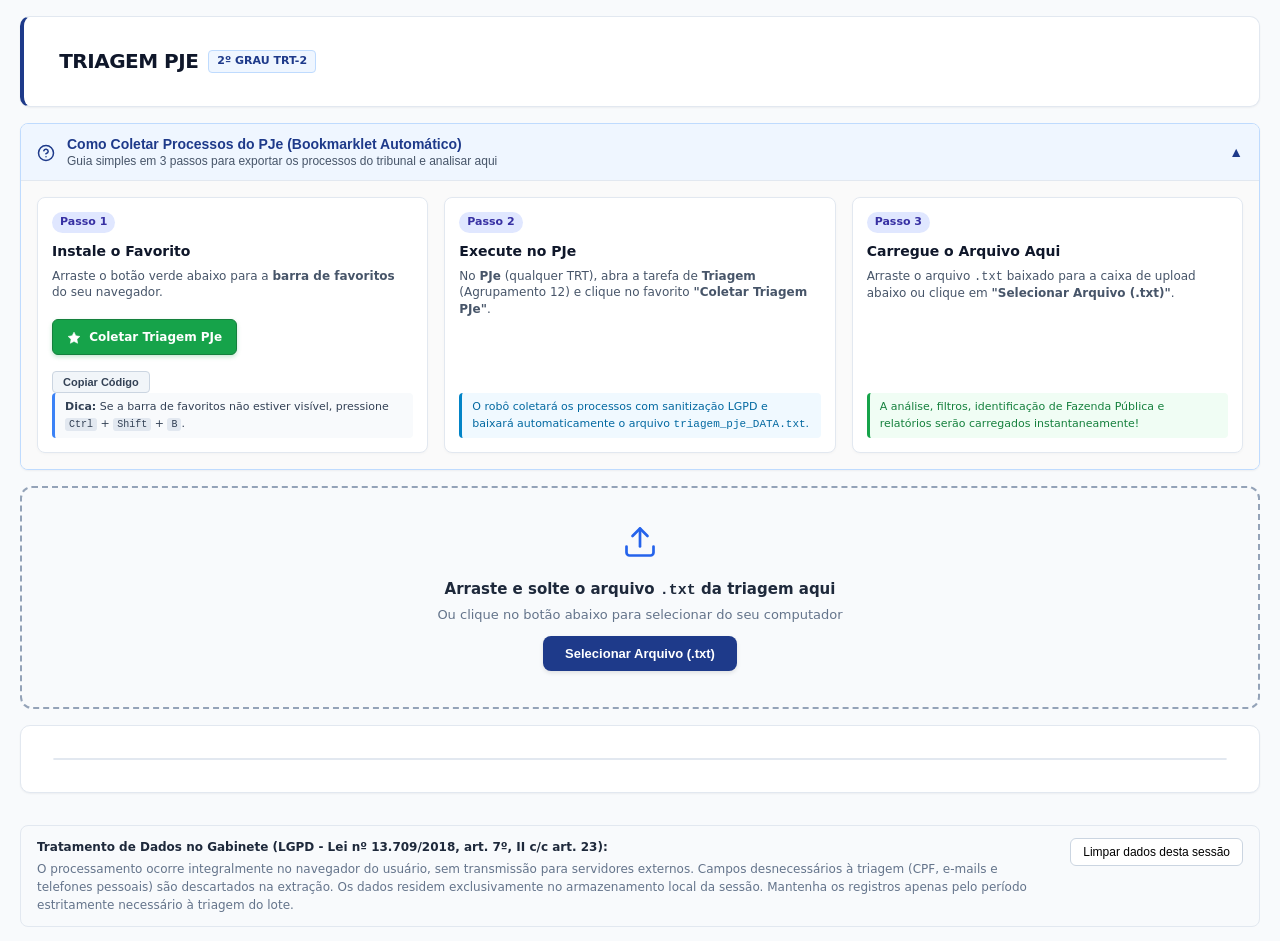
<file: index.html>
<!DOCTYPE html>
<html lang="pt-BR">
<head>
  <meta charset="utf-8">
  <meta name="viewport" content="width=device-width, initial-scale=1.0">
  <title>Triagem PJe — 2º Grau TRT-2</title>
  <link rel="manifest" href="manifest.json">
  <link rel="icon" type="image/svg+xml" href="icon.svg">
  <meta name="theme-color" content="#1e3a8a">
  <meta name="apple-mobile-web-app-capable" content="yes">
  <meta name="apple-mobile-web-app-status-bar-style" content="black-translucent">
  <link rel="stylesheet" href="./css/tabulator_simple.min.css">
  <link rel="stylesheet" href="./src/ui/estilos.css">
</head>
<body style="margin:0;padding:16px 20px;background:var(--bg-canvas, #f8fafc);font-family:system-ui,-apple-system,sans-serif;color:var(--text-primary, #0f172a);">
  <div id="app" style="max-width:1480px;margin:0 auto;"></div>

  <script type="module">
    import { iniciarAppTriagem } from './src/ui/app.js?v=1.1.0';

    if (document.readyState === 'loading') {
      document.addEventListener('DOMContentLoaded', () => {
        iniciarAppTriagem(document.getElementById('app'));
      });
    } else {
      iniciarAppTriagem(document.getElementById('app'));
    }
  </script>
</body>
</html>
</file>
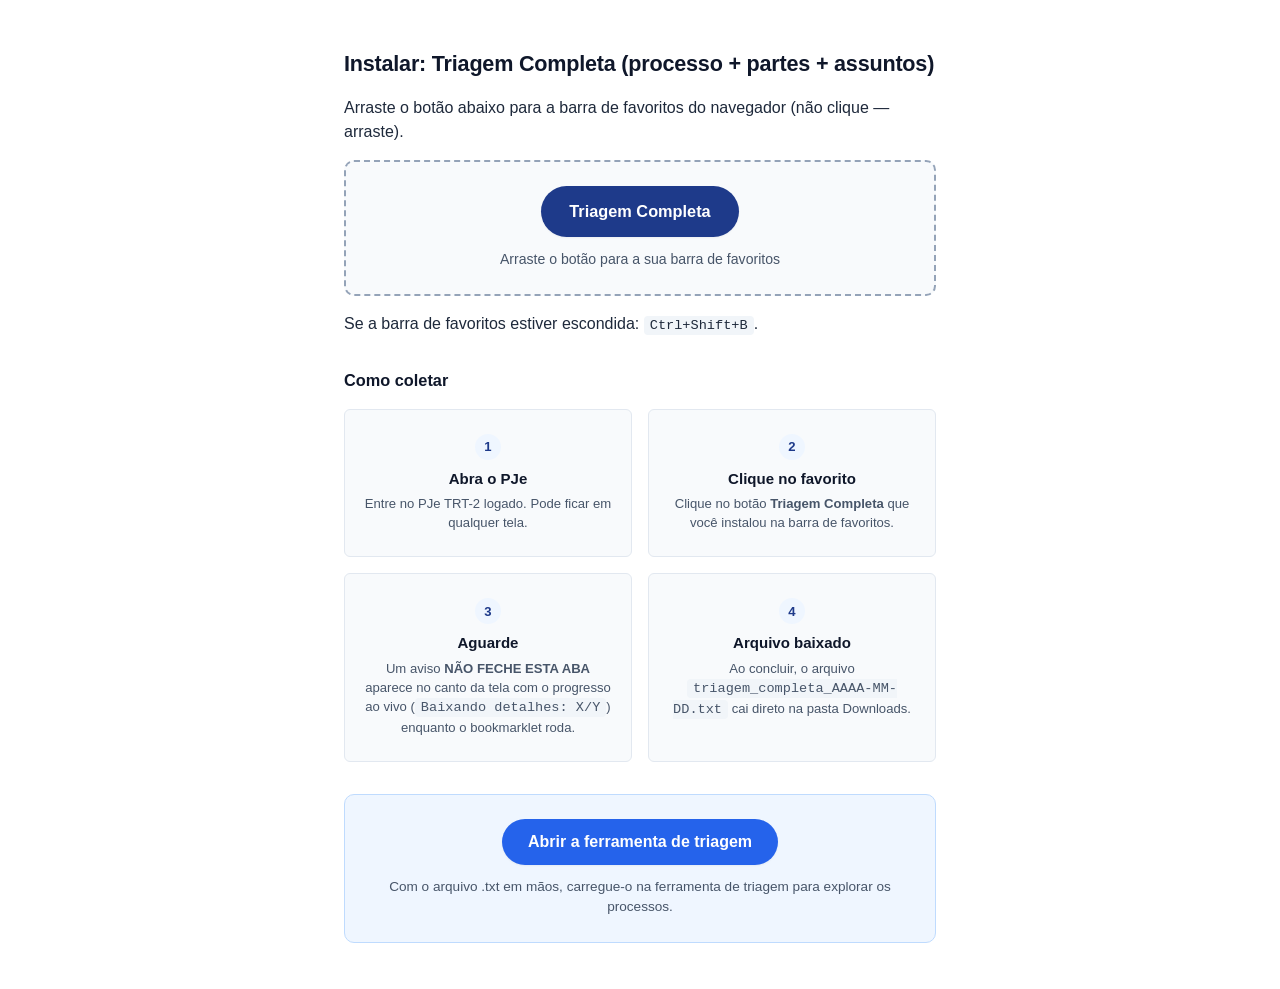
<file: instalar_bookmarklet_completa.html>
<!DOCTYPE html>
<html lang="pt-BR">
<head>
<meta charset="UTF-8">
<meta name="viewport" content="width=device-width, initial-scale=1.0">
<title>Instalar — Triagem Completa</title>
<style>
  :root {
    --primary: #1e3a8a;
    --primary-hover: #1d4ed8;
    --primary-light: #eff6ff;
    --gray-50: #f8fafc;
    --gray-100: #f1f5f9;
    --gray-200: #e2e8f0;
    --gray-300: #cbd5e1;
    --gray-400: #94a3b8;
    --gray-600: #475569;
    --gray-800: #1e293b;
    --gray-900: #0f172a;
    --accent-blue: #2563eb;
    --accent-border: #bfdbfe;
    --radius: 10px;
    --radius-sm: 6px;
    --radius-pill: 999px;
    --shadow-sm: 0 1px 2px rgba(15,23,42,0.05);
    --shadow-md: 0 4px 10px -2px rgba(15,23,42,0.07), 0 2px 4px -2px rgba(15,23,42,0.04);
    --space-2xs: 0.5rem;
    --space-xs: 0.75rem;
    --space-sm: 1rem;
    --space-md: 1.5rem;
    --space-lg: 2rem;
    --ease-out: cubic-bezier(0.16, 1, 0.3, 1);
    --dur-fast: 120ms;
    --dur-base: 180ms;
  }
  * { box-sizing: border-box; }
  :focus-visible { outline: 2px solid var(--primary-hover); outline-offset: 2px; }
  body {
    font-family: -apple-system, BlinkMacSystemFont, "Segoe UI", Roboto, Helvetica, Arial, sans-serif;
    max-width: 640px;
    margin: 3rem auto;
    padding: 0 1.5rem;
    color: var(--gray-800);
    line-height: 1.5;
    -webkit-font-smoothing: antialiased;
  }
  @media (prefers-reduced-motion: reduce) {
    * { transition-duration: 0.01ms !important; animation-duration: 0.01ms !important; }
  }
  h1 { font-size: 1.35rem; font-weight: 800; letter-spacing: -0.01em; color: var(--gray-900); }
  h2 { font-size: 1.02rem; font-weight: 700; margin: var(--space-lg) 0 var(--space-2xs); color: var(--gray-900); }
  .bookmarklet-container {
    background: var(--gray-50);
    border: 2px dashed var(--gray-400);
    border-radius: var(--radius);
    padding: var(--space-md);
    text-align: center;
    margin: var(--space-sm) 0;
  }
  .bookmarklet-btn {
    display: inline-flex;
    align-items: center;
    gap: 0.6rem;
    padding: 13px 28px;
    background: var(--primary);
    color: white;
    border-radius: var(--radius-pill);
    text-decoration: none;
    font-weight: 700;
    font-size: 1.02rem;
    cursor: grab;
    user-select: none;
    box-shadow: var(--shadow-sm);
    transition: background var(--dur-base) var(--ease-out), box-shadow var(--dur-base) var(--ease-out);
  }
  .bookmarklet-btn:hover { background: var(--primary-hover); box-shadow: var(--shadow-md); }
  .bookmarklet-btn:active { cursor: grabbing; }
  .drag-hint {
    margin-top: var(--space-xs);
    font-size: 0.88rem;
    color: var(--gray-600);
  }
  code { background: var(--gray-100); padding: 2px 6px; border-radius: 4px; font-size: 0.85rem; }

  /* Cards de passo numerados, mesmo padrão de triagem_fazenda_publica.html */
  .grid-steps {
    display: grid;
    grid-template-columns: repeat(auto-fit, minmax(210px, 1fr));
    gap: var(--space-sm);
    margin: var(--space-sm) 0;
  }
  .step-card {
    background: var(--gray-50);
    border: 1px solid var(--gray-200);
    border-radius: var(--radius-sm);
    padding: var(--space-md) var(--space-sm);
    text-align: center;
    display: flex;
    flex-direction: column;
    align-items: center;
  }
  .step-card-num {
    width: 26px;
    height: 26px;
    border-radius: 50%;
    background: var(--primary-light);
    color: var(--primary);
    font-weight: 700;
    display: flex;
    align-items: center;
    justify-content: center;
    font-size: 0.82rem;
    margin-bottom: var(--space-2xs);
  }
  .step-card-title { font-weight: 700; font-size: 0.94rem; margin-bottom: 0.25rem; color: var(--gray-900); }
  .step-card-desc { font-size: 0.82rem; color: var(--gray-600); line-height: 1.45; }

  .next-step-box {
    background: var(--primary-light);
    border: 1px solid var(--accent-border);
    border-radius: var(--radius);
    padding: var(--space-md);
    text-align: center;
    margin: var(--space-lg) 0 var(--space-sm);
  }
  .btn-proximo {
    display: inline-block;
    padding: 11px 26px;
    background: var(--accent-blue);
    color: white;
    border-radius: var(--radius-pill);
    text-decoration: none;
    font-weight: 700;
    font-size: 1rem;
    box-shadow: var(--shadow-sm);
    transition: background var(--dur-base) var(--ease-out), box-shadow var(--dur-base) var(--ease-out), transform var(--dur-fast) var(--ease-out);
  }
  .btn-proximo:hover { background: var(--primary-hover); box-shadow: var(--shadow-md); transform: translateY(-1px); }
  .btn-proximo:active { transform: translateY(0); }
  .next-step-box .sub { margin-top: var(--space-xs); font-size: 0.85rem; color: var(--gray-600); }
</style>
</head>
<body>

<h1>Instalar: Triagem Completa (processo + partes + assuntos)</h1>
<p>Arraste o botão abaixo para a barra de favoritos do navegador (não clique — arraste).</p>

<div class="bookmarklet-container">
  <a class="bookmarklet-btn" id="bookmarkletLink" title="Triagem Completa"
     href="javascript:(function%20()%20%7B%20const%20AGRUPAMENTO%20%3D%2012%3B%20const%20TAMANHO_PAGINA%20%3D%20500%3B%20const%20CONCORRENCIA%20%3D%205%3B%20const%20API_BASE%20%3D%20%60%24%7Blocation.origin%7D%2Fpje-comum-api%2Fapi%60%3B%20function%20getCookie(name)%20%7B%20const%20cookies%20%3D%20document.cookie.split('%3B')%3B%20for%20(let%20i%20%3D%200%3B%20i%20%3C%20cookies.length%3B%20i%2B%2B)%20%7B%20const%20c%20%3D%20cookies%5Bi%5D.trim()%3B%20if%20(c.startsWith(name%20%2B%20'%3D'))%20%7B%20return%20decodeURIComponent(c.substring(name.length%20%2B%201))%3B%20%7D%20%7D%20return%20null%3B%20%7D%20function%20criarAviso()%20%7B%20const%20div%20%3D%20document.createElement('div')%3B%20div.id%20%3D%20'triagem-completa-aviso'%3B%20div.style.cssText%20%3D%20%5B%20'position%3Afixed'%2C%20'top%3A16px'%2C%20'right%3A16px'%2C%20'z-index%3A999999'%2C%20'background%3A%230f172a'%2C%20'color%3A%23fff'%2C%20'padding%3A14px%2020px'%2C%20'border-radius%3A10px'%2C%20'font%3A14px%2F1.5%20system-ui%2Csans-serif'%2C%20'box-shadow%3A0%208px%2024px%20rgba(0%2C0%2C0%2C.35)'%2C%20'max-width%3A320px'%20%5D.join('%3B')%3B%20div.innerHTML%20%3D%20'%3Cdiv%20style%3D%22font-weight%3A700%3Bmargin-bottom%3A4px%22%3EN%C3%83O%20FECHE%20ESTA%20ABA%3C%2Fdiv%3E'%20%2B%20'%3Cdiv%20id%3D%22triagem-completa-status%22%20style%3D%22font-size%3A13px%3Bopacity%3A.9%22%3EIniciando...%3C%2Fdiv%3E'%3B%20document.body.appendChild(div)%3B%20return%20div%3B%20%7D%20function%20status(div%2C%20texto)%20%7B%20div.querySelector('%23triagem-completa-status').textContent%20%3D%20texto%3B%20%7D%20function%20sanitizarParte(p)%20%7B%20if%20(!p%20%7C%7C%20typeof%20p%20!%3D%3D%20'object')%20return%20p%3B%20const%20c%20%3D%20Object.assign(%7B%7D%2C%20p)%3B%20delete%20c.emails%3B%20delete%20c.email%3B%20delete%20c.cpf%3B%20delete%20c.dddCelular%3B%20delete%20c.numeroCelular%3B%20if%20(c.tipoDocumento%20%3D%3D%3D%20'CPF')%20delete%20c.documento%3B%20if%20(c.pessoaFisica)%20%7B%20const%20pf%20%3D%20Object.assign(%7B%7D%2C%20c.pessoaFisica)%3B%20delete%20pf.login%3B%20delete%20pf.cpf%3B%20delete%20pf.dataNascimento%3B%20delete%20pf.nomeGenitora%3B%20delete%20pf.nomeGenitor%3B%20c.pessoaFisica%20%3D%20pf%3B%20%7D%20if%20(Array.isArray(c.representantes))%20%7B%20c.representantes%20%3D%20c.representantes.map(r%20%3D%3E%20%7B%20const%20rep%20%3D%20Object.assign(%7B%7D%2C%20r)%3B%20delete%20rep.cpf%3B%20delete%20rep.documento%3B%20delete%20rep.emails%3B%20delete%20rep.email%3B%20delete%20rep.dddCelular%3B%20delete%20rep.numeroCelular%3B%20return%20rep%3B%20%7D)%3B%20%7D%20return%20c%3B%20%7D%20function%20sanitizarPartesDict(partesDict)%20%7B%20if%20(!partesDict%20%7C%7C%20typeof%20partesDict%20!%3D%3D%20'object')%20return%20partesDict%3B%20const%20out%20%3D%20%7B%7D%3B%20for%20(const%20polo%20of%20Object.keys(partesDict))%20%7B%20out%5Bpolo%5D%20%3D%20(partesDict%5Bpolo%5D%20%7C%7C%20%5B%5D).map(sanitizarParte)%3B%20%7D%20return%20out%3B%20%7D%20function%20baixarTxt(nomeArquivo%2C%20linhasObjeto)%20%7B%20const%20texto%20%3D%20linhasObjeto.map(o%20%3D%3E%20JSON.stringify(o)).join('%5Cn')%20%2B%20'%5Cn'%3B%20const%20a%20%3D%20document.createElement('a')%3B%20a.href%20%3D%20URL.createObjectURL(new%20Blob(%5Btexto%5D%2C%20%7B%20type%3A%20'text%2Fplain%3Bcharset%3Dutf-8'%20%7D))%3B%20a.download%20%3D%20nomeArquivo%3B%20a.click()%3B%20%7D%20async%20function%20buscarPaginaTriagem(pagina%2C%20xsrf)%20%7B%20const%20res%20%3D%20await%20fetch(%20%60%24%7BAPI_BASE%7D%2Fagrupamentotarefas%2F%24%7BAGRUPAMENTO%7D%2Fprocessos%60%2C%20%7B%20method%3A%20'PATCH'%2C%20credentials%3A%20'include'%2C%20headers%3A%20%7B%20'Content-Type'%3A%20'application%2Fjson'%2C%20'X-XSRF-TOKEN'%3A%20xsrf%20%7D%2C%20body%3A%20JSON.stringify(%7B%20pagina%2C%20tamanhoPagina%3A%20TAMANHO_PAGINA%2C%20subCaixa%3A%20null%2C%20tipoAtividade%3A%20null%2C%20processos%3A%20null%2C%20nomeConclusoMagistrado%3A%20null%2C%20usuarioResponsavel%3A%20null%2C%20faseProcessualString%3A%20null%2C%20numeroProcesso%3A%20null%2C%20juizoDigital%3A%20false%2C%20filtroImpedimento%3A%20false%2C%20ordenacaoColuna%3A%20null%2C%20condicaoNegativaNosItensSelecionados%3A%20false%2C%20expedientesPreparados%3A%20false%2C%20ordenacaoCrescente%3A%20true%2C%20filtrarPorResponsavel%3A%20false%20%7D)%20%7D%20)%3B%20if%20(!res.ok)%20throw%20new%20Error('Falha%20ao%20listar%20triagem%20(p%C3%A1gina%20'%20%2B%20pagina%20%2B%20')%3A%20HTTP%20'%20%2B%20res.status)%3B%20return%20res.json()%3B%20%7D%20async%20function%20getJson(caminho%2C%20xsrf)%20%7B%20const%20res%20%3D%20await%20fetch(%60%24%7BAPI_BASE%7D%24%7Bcaminho%7D%60%2C%20%7B%20credentials%3A%20'include'%2C%20headers%3A%20%7B%20'X-XSRF-TOKEN'%3A%20xsrf%20%7D%20%7D)%3B%20if%20(!res.ok)%20throw%20new%20Error('HTTP%20'%20%2B%20res.status%20%2B%20'%20em%20'%20%2B%20caminho)%3B%20return%20res.json()%3B%20%7D%20async%20function%20buscarDetalhesProcesso(idProcesso%2C%20xsrf)%20%7B%20const%20%5Bprocesso%2C%20partesBrutas%2C%20assuntos%5D%20%3D%20await%20Promise.all(%5B%20getJson(%60%2Fprocessos%2Fid%2F%24%7BidProcesso%7D%60%2C%20xsrf)%2C%20getJson(%60%2Fprocessos%2Fid%2F%24%7BidProcesso%7D%2Fpartes%60%2C%20xsrf)%2C%20getJson(%60%2Fprocessos%2Fid%2F%24%7BidProcesso%7D%2Fassuntos%60%2C%20xsrf)%20%5D)%3B%20return%20%7B%20processo%2C%20partes%3A%20sanitizarPartesDict(partesBrutas)%2C%20assuntos%20%7D%3B%20%7D%20async%20function%20executarEmParalelo(itens%2C%20limite%2C%20fn)%20%7B%20let%20index%20%3D%200%3B%20const%20total%20%3D%20itens.length%3B%20async%20function%20worker()%20%7B%20while%20(index%20%3C%20total)%20%7B%20const%20i%20%3D%20index%2B%2B%3B%20await%20fn(itens%5Bi%5D%2C%20i%2C%20total)%3B%20%7D%20%7D%20const%20workers%20%3D%20Array.from(%7B%20length%3A%20Math.min(limite%2C%20total)%20%7D%2C%20()%20%3D%3E%20worker())%3B%20await%20Promise.all(workers)%3B%20%7D%20async%20function%20main()%20%7B%20const%20aviso%20%3D%20criarAviso()%3B%20try%20%7B%20const%20xsrf%20%3D%20getCookie('Xsrf-Token')%3B%20if%20(!xsrf)%20throw%20new%20Error('Cookie%20Xsrf-Token%20n%C3%A3o%20encontrado.%20Est%C3%A1%20logado%20no%20PJe%20nesta%20aba%3F')%3B%20status(aviso%2C%20'Buscando%20lista%20de%20processos%20em%20triagem...')%3B%20let%20pagina%20%3D%201%3B%20let%20todos%20%3D%20%5B%5D%3B%20let%20primeira%20%3D%20await%20buscarPaginaTriagem(pagina%2C%20xsrf)%3B%20todos%20%3D%20todos.concat(primeira.resultado)%3B%20while%20(pagina%20%3C%20primeira.qtdPaginas)%20%7B%20pagina%20%2B%3D%201%3B%20const%20prox%20%3D%20await%20buscarPaginaTriagem(pagina%2C%20xsrf)%3B%20todos%20%3D%20todos.concat(prox.resultado)%3B%20%7D%20const%20semResponsavel%20%3D%20todos.filter(p%20%3D%3E%20!p.idUsuarioResponsavelSecretaria)%3B%20const%20out%20%3D%20new%20Array(semResponsavel.length)%3B%20let%20concluidos%20%3D%200%3B%20let%20falhas%20%3D%200%3B%20await%20executarEmParalelo(semResponsavel%2C%20CONCORRENCIA%2C%20async%20(p%2C%20i%2C%20total)%20%3D%3E%20%7B%20try%20%7B%20const%20%7B%20processo%2C%20partes%2C%20assuntos%20%7D%20%3D%20await%20buscarDetalhesProcesso(p.id%2C%20xsrf)%3B%20out%5Bi%5D%20%3D%20%7B%20cnj%3A%20p.numeroProcesso%2C%20idProcesso%3A%20p.id%2C%20listagem%3A%20p%2C%20processo%2C%20partes%2C%20assuntos%20%7D%3B%20%7D%20catch%20(e)%20%7B%20falhas%2B%2B%3B%20out%5Bi%5D%20%3D%20%7B%20cnj%3A%20p.numeroProcesso%2C%20idProcesso%3A%20p.id%2C%20erro%3A%20String(e%20%26%26%20e.message%20%7C%7C%20e)%20%7D%3B%20%7D%20concluidos%2B%2B%3B%20const%20pct%20%3D%20Math.round((concluidos%20%2F%20total)%20*%20100)%3B%20status(aviso%2C%20%60Baixando%20e%20sanitizando%3A%20%24%7Bconcluidos%7D%2F%24%7Btotal%7D%20(%24%7Bpct%7D%25)%60)%3B%20%7D)%3B%20const%20outValidos%20%3D%20out.filter(Boolean)%3B%20const%20hoje%20%3D%20new%20Date().toISOString().slice(0%2C%2010)%3B%20baixarTxt(%60triagem_completa_%24%7Bhoje%7D.txt%60%2C%20outValidos)%3B%20status(%20aviso%2C%20%60Conclu%C3%ADdo!%20%24%7BoutValidos.length%7D%20processos%20sanitizados%20(sem%20CPF%2Fe-mails)%60%20%2B%20(falhas%20%3F%20%60%2C%20%24%7Bfalhas%7D%20falhas%60%20%3A%20'')%20%2B%20'.%20Arquivo%20.txt%20baixado.'%20)%3B%20setTimeout(()%20%3D%3E%20aviso.remove()%2C%2010000)%3B%20%7D%20catch%20(err)%20%7B%20status(aviso%2C%20'Erro%3A%20'%20%2B%20err.message)%3B%20setTimeout(()%20%3D%3E%20aviso.remove()%2C%2012000)%3B%20%7D%20%7D%20main()%3B%20%7D)()%3B">Triagem Completa</a>
  <div class="drag-hint">Arraste o botão para a sua barra de favoritos</div>
</div>

<p>Se a barra de favoritos estiver escondida: <code>Ctrl+Shift+B</code>.</p>

<h2>Como coletar</h2>
<div class="grid-steps">
  <div class="step-card">
    <div class="step-card-num">1</div>
    <div class="step-card-title">Abra o PJe</div>
    <div class="step-card-desc">Entre no PJe TRT-2 logado. Pode ficar em qualquer tela.</div>
  </div>

  <div class="step-card">
    <div class="step-card-num">2</div>
    <div class="step-card-title">Clique no favorito</div>
    <div class="step-card-desc">Clique no botão <b>Triagem Completa</b> que você instalou na barra de favoritos.</div>
  </div>

  <div class="step-card">
    <div class="step-card-num">3</div>
    <div class="step-card-title">Aguarde</div>
    <div class="step-card-desc">Um aviso <b>NÃO FECHE ESTA ABA</b> aparece no canto da tela com o progresso ao vivo (<code>Baixando detalhes: X/Y</code>) enquanto o bookmarklet roda.</div>
  </div>

  <div class="step-card">
    <div class="step-card-num">4</div>
    <div class="step-card-title">Arquivo baixado</div>
    <div class="step-card-desc">Ao concluir, o arquivo <code>triagem_completa_AAAA-MM-DD.txt</code> cai direto na pasta Downloads.</div>
  </div>
</div>

<div class="next-step-box">
  <a class="btn-proximo" href="triagem_completa.html">Abrir a ferramenta de triagem</a>
  <div class="sub">Com o arquivo .txt em mãos, carregue-o na ferramenta de triagem para explorar os processos.</div>
</div>

<script>
// Compatibilidade de Drag-and-Drop do Favorito no Firefox e outros navegadores
const bookmarkletLink = document.getElementById('bookmarkletLink');
bookmarkletLink.addEventListener('dragstart', (e) => {
  const url = bookmarkletLink.href;
  const title = 'Triagem Completa';
  if (e.dataTransfer) {
    e.dataTransfer.setData('text/x-moz-url', `${url}\n${title}`);
    e.dataTransfer.setData('text/uri-list', url);
    e.dataTransfer.setData('text/plain', url);
  }
});
</script>

</body>
</html>
</file>
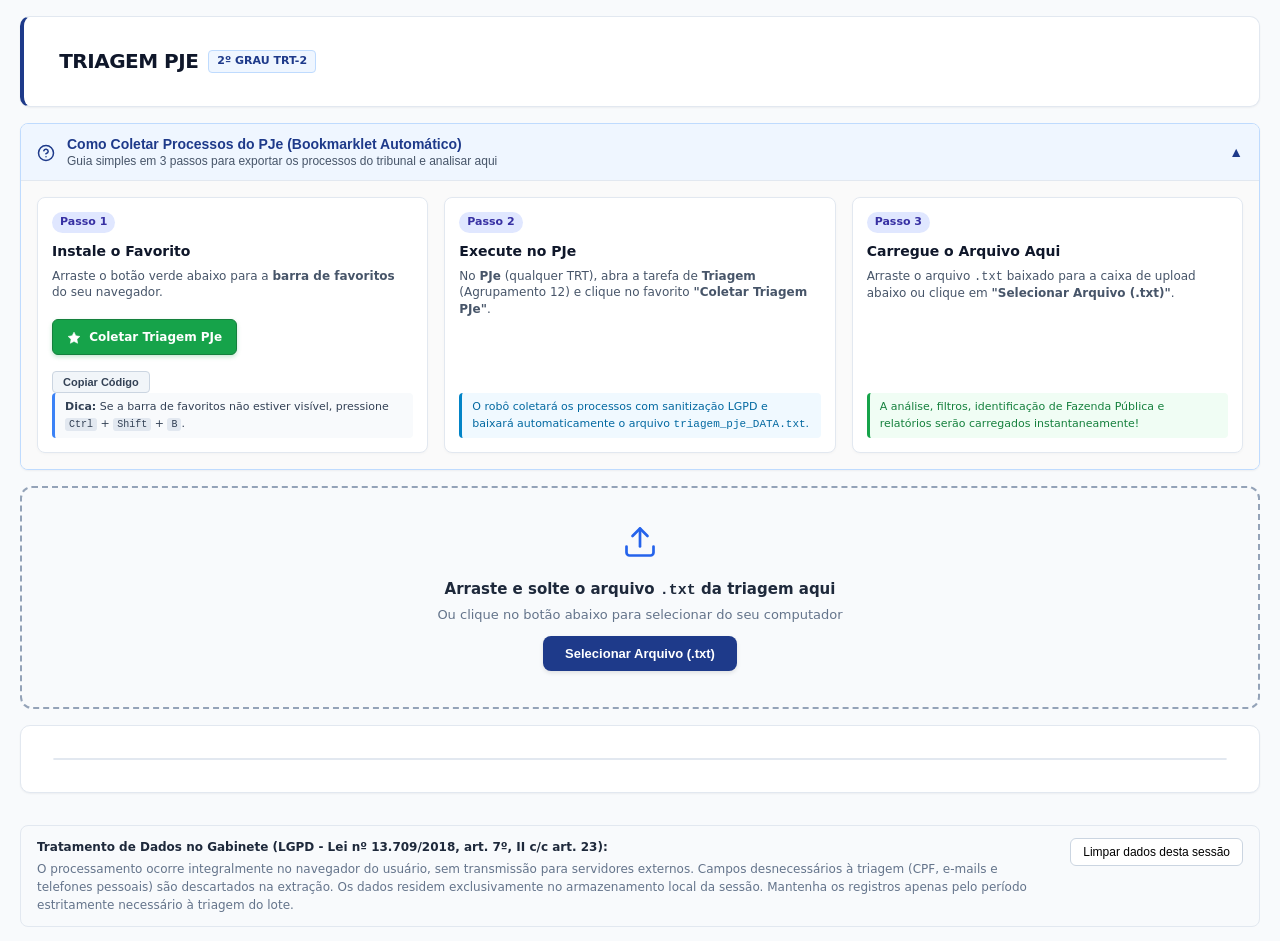
<file: triagem_completa.html>
<!DOCTYPE html>
<html lang="pt-BR">
<head>
  <meta charset="utf-8">
  <meta name="viewport" content="width=device-width, initial-scale=1.0">
  <title>Triagem PJe — 2º Grau TRT-2</title>
  <link rel="manifest" href="manifest.json">
  <link rel="icon" type="image/svg+xml" href="icon.svg">
  <meta name="theme-color" content="#1e3a8a">
  <meta name="apple-mobile-web-app-capable" content="yes">
  <meta name="apple-mobile-web-app-status-bar-style" content="black-translucent">
  <link rel="stylesheet" href="./css/tabulator_simple.min.css">
  <link rel="stylesheet" href="./src/ui/estilos.css">
</head>
<body style="margin:0;padding:16px 20px;background:var(--bg-canvas, #f8fafc);font-family:system-ui,-apple-system,sans-serif;color:var(--text-primary, #0f172a);">
  <div id="app" style="max-width:1480px;margin:0 auto;"></div>

  <script type="module">
    import { iniciarAppTriagem } from './src/ui/app.js';

    if (document.readyState === 'loading') {
      document.addEventListener('DOMContentLoaded', () => {
        iniciarAppTriagem(document.getElementById('app'));
      });
    } else {
      iniciarAppTriagem(document.getElementById('app'));
    }
  </script>
</body>
</html>
</file>
<file: src/ui/estilos.css>
:root {
    --primary: #1e3a8a;
    --primary-hover: #1d4ed8;
    --primary-light: #eff6ff;
    --success: #15803d;
    --success-bg: #dcfce7;
    --warning: #b45309;
    --danger: #b91c1c;
    --danger-bg: #fee2e2;
    --gray-50: #f8fafc;
    --gray-100: #f1f5f9;
    --gray-200: #e2e8f0;
    --gray-300: #cbd5e1;
    --gray-400: #94a3b8;
    --gray-500: #64748b;
    --gray-600: #475569;
    --gray-700: #334155;
    --gray-800: #1e293b;
    --gray-900: #0f172a;
    --gray-note: #555;
    --bg-page: #f4f6f9;
    --accent-blue: #2563eb;
    --accent-border: #bfdbfe;
    --dropzone-bg: #f8faff;
    --dropzone-border: #93c5fd;
    --fazenda-bg: #fef08a;
    --fazenda-ink: #854d0e;
    --fazenda-border: #fde047;
    --adv-bg: #ede9fe;
    --adv-ink: #5b21b6;
    --adv-border: #ddd6fe;
    --success-border: #86efac;
    --danger-border: #fca5a5;
    --radius: 10px;
    --radius-sm: 6px;
    --radius-pill: 999px;
    --shadow-sm: 0 1px 2px rgba(15,23,42,0.05);
    --shadow-md: 0 4px 10px -2px rgba(15,23,42,0.07), 0 2px 4px -2px rgba(15,23,42,0.04);
    --shadow-lg: 0 10px 15px -3px rgba(15,23,42,0.08), 0 4px 6px -4px rgba(15,23,42,0.03);
    --space-3xs: 0.25rem;
    --space-2xs: 0.5rem;
    --space-xs: 0.75rem;
    --space-sm: 1rem;
    --space-md: 1.5rem;
    --space-lg: 2rem;
    --space-xl: 3rem;
    --ease-out: cubic-bezier(0.16, 1, 0.3, 1);
    --dur-fast: 120ms;
    --dur-base: 180ms;
  }

  * { box-sizing: border-box; }
  :focus-visible {
    outline: 2px solid var(--primary-hover);
    outline-offset: 2px;
  }
  body {
    font-family: -apple-system, BlinkMacSystemFont, "Segoe UI", Roboto, Helvetica, Arial, sans-serif;
    margin: 0;
    background: var(--bg-page);
    color: var(--gray-800);
    line-height: 1.5;
    -webkit-font-smoothing: antialiased;
  }

  .wrap {
    max-width: 1200px;
    margin: 0 auto;
    padding: var(--space-xl) var(--space-md) 5rem;
  }

  @media (prefers-reduced-motion: reduce) {
    * { transition-duration: 0.01ms !important; animation-duration: 0.01ms !important; }
  }

  header {
    background: white;
    border: 1px solid var(--gray-200);
    border-radius: var(--radius);
    padding: var(--space-lg) 2.2rem;
    margin-bottom: var(--space-lg);
    box-shadow: var(--shadow-sm);
    border-left: 4px solid var(--primary);
  }
  .header-badge {
    display: inline-flex;
    align-items: center;
    gap: 0.4rem;
    background: var(--primary-light);
    color: var(--primary);
    font-size: 0.74rem;
    font-weight: 700;
    text-transform: uppercase;
    letter-spacing: 0.08em;
    padding: 4px 10px;
    border-radius: var(--radius-pill);
    margin-bottom: var(--space-sm);
  }
  h1 {
    font-size: 1.65rem;
    color: var(--gray-900);
    margin: 0 0 var(--space-2xs) 0;
    font-weight: 800;
    letter-spacing: -0.01em;
    line-height: 1.25;
  }
  .header-desc {
    color: var(--gray-600);
    font-size: 1rem;
    margin: 0 0 var(--space-md) 0;
    max-width: 68ch;
  }
  .header-info-box {
    background: var(--gray-50);
    border: 1px solid var(--gray-200);
    border-radius: var(--radius-sm);
    padding: var(--space-sm) 1.2rem;
    font-size: 0.87rem;
    color: var(--gray-700);
  }

  section {
    background: white;
    border: 1px solid var(--gray-200);
    border-radius: var(--radius);
    padding: var(--space-lg) 2rem;
    margin-bottom: var(--space-lg);
    box-shadow: var(--shadow-sm);
  }
  section h2 {
    font-size: 1.2rem;
    color: var(--gray-900);
    margin-top: 0;
    margin-bottom: var(--space-md);
    font-weight: 700;
    letter-spacing: -0.005em;
    display: flex;
    align-items: center;
    gap: var(--space-xs);
  }
  .passo-num {
    display: inline-flex;
    align-items: center;
    justify-content: center;
    width: 1.9rem;
    height: 1.9rem;
    border-radius: 50%;
    background: var(--primary);
    color: white;
    font-size: 0.9rem;
    font-weight: 700;
    flex-shrink: 0;
  }
  .section-subtitle {
    color: var(--gray-600);
    font-size: 0.92rem;
    margin-top: -0.6rem;
    margin-bottom: var(--space-md);
  }

  .install-link-box {
    background: var(--primary-light);
    border: 1px solid var(--accent-border);
    border-radius: var(--radius);
    padding: var(--space-md);
    text-align: center;
    margin: var(--space-sm) 0;
  }
  .install-link-box a.btn-instalar {
    display: inline-block;
    padding: 11px 26px;
    background: var(--accent-blue);
    color: white;
    border-radius: var(--radius-pill);
    text-decoration: none;
    font-weight: 700;
    font-size: 1rem;
    transition: background var(--dur-base) var(--ease-out), transform var(--dur-fast) var(--ease-out), box-shadow var(--dur-base) var(--ease-out);
    box-shadow: var(--shadow-sm);
  }
  .install-link-box a.btn-instalar:hover { background: var(--primary-hover); box-shadow: var(--shadow-md); transform: translateY(-1px); }
  .install-link-box a.btn-instalar:active { transform: translateY(0); }
  .install-link-box .sub { margin-top: var(--space-xs); font-size: 0.85rem; color: var(--gray-600); }

  .upload-area {
    border: 2px dashed var(--dropzone-border);
    border-radius: var(--radius);
    padding: 2rem 1.5rem;
    text-align: center;
    background: var(--dropzone-bg);
    cursor: pointer;
    transition: border-color var(--dur-base) var(--ease-out), background var(--dur-base) var(--ease-out);
    position: relative;
  }
  .upload-area:hover, .upload-area.dragover {
    border-color: var(--accent-blue);
    background: var(--primary-light);
  }
  .upload-area input[type=file] {
    position: absolute;
    top: 0; left: 0; width: 100%; height: 100%;
    opacity: 0;
    cursor: pointer;
  }
  .upload-title { font-size: 1.05rem; font-weight: 700; color: var(--gray-900); margin-bottom: var(--space-3xs); }
  .upload-sub { font-size: 0.85rem; color: var(--gray-600); }

  .file-loaded-badge {
    display: none;
    margin-top: var(--space-xs);
    background: var(--success-bg);
    color: var(--success);
    padding: 6px 14px;
    border-radius: var(--radius-pill);
    font-size: 0.85rem;
    font-weight: 600;
  }

  .stats-bar {
    display: none;
    align-items: center;
    flex-wrap: wrap;
    gap: 0.4rem var(--space-sm);
    margin: var(--space-md) 0;
    padding: var(--space-2xs) var(--space-sm);
    background: var(--gray-50);
    border: 1px solid var(--gray-200);
    border-radius: var(--radius-sm);
    font-size: 0.85rem;
    color: var(--gray-700);
  }
  .stats-bar-sep { color: var(--gray-400); }
  .stats-bar-item b { font-weight: 800; }
  .stats-bar-item.fazenda b { color: var(--warning); }
  .stats-bar-item.alert b { color: var(--danger); }
  .stats-bar-item.ok b { color: var(--success); }

  .panels-grid {
    display: none;
    grid-template-columns: 1fr 1fr;
    gap: var(--space-md);
    margin: var(--space-md) 0;
  }
  @media (max-width: 800px) { .panels-grid { grid-template-columns: 1fr; } }
  .panel {
    border: 1px solid var(--gray-200);
    border-radius: var(--radius-sm);
    background: var(--gray-50);
    max-height: 280px;
    overflow-y: auto;
  }
  .panel h3 {
    position: sticky;
    top: 0;
    background: var(--gray-100);
    margin: 0;
    padding: var(--space-xs) 1rem;
    font-size: 0.85rem;
    font-weight: 700;
    color: var(--gray-700);
    border-bottom: 1px solid var(--gray-200);
  }
  .panel-row {
    display: flex;
    justify-content: space-between;
    align-items: center;
    gap: var(--space-2xs);
    padding: var(--space-2xs) 1rem;
    border-bottom: 1px solid var(--gray-200);
    font-size: 0.85rem;
    cursor: pointer;
    transition: background var(--dur-fast) var(--ease-out);
  }
  .panel-row:last-child { border-bottom: none; }
  .panel-row:hover { background: var(--primary-light); }
  .panel-row .qtd {
    flex-shrink: 0;
    background: white;
    border: 1px solid var(--gray-300);
    border-radius: var(--radius-pill);
    padding: 1px 8px;
    font-weight: 700;
    font-size: 0.76rem;
    color: var(--gray-700);
  }
  .panel-empty { padding: var(--space-xs) 1rem; font-size: 0.82rem; color: var(--gray-600); font-style: italic; }

  .table-controls {
    display: none;
    flex-direction: column;
    gap: var(--space-md);
    margin: var(--space-md) 0 var(--space-sm);
    padding: var(--space-md) 1.5rem;
    background: white;
    border: 1px solid var(--gray-200);
    border-left: 4px solid var(--primary);
    border-radius: var(--radius-sm);
    box-shadow: var(--shadow-sm);
  }
  .filtros-header h3 { margin: 0 0 0.2rem; font-size: 1.02rem; font-weight: 700; color: var(--gray-900); }
  .filtros-header p { margin: 0; font-size: 0.85rem; color: var(--gray-600); }
  #filtrosResumoCount { font-weight: 700; color: var(--primary); }

  .filtro-grupo { padding-top: var(--space-sm); border-top: 1px solid var(--gray-200); }
  .filtros-header + .filtro-grupo { border-top: none; padding-top: 0; }
  .filtro-grupo-topo { display: flex; align-items: center; justify-content: space-between; gap: 0.6rem; margin-bottom: var(--space-2xs); }
  .filtro-grupo-titulo { display: block; font-size: 0.76rem; font-weight: 700; color: var(--gray-600); text-transform: uppercase; letter-spacing: 0.05em; margin-bottom: var(--space-2xs); }
  .filtro-grupo-topo .filtro-grupo-titulo { margin-bottom: 0; }
  .filtro-grupo-acoes { display: flex; gap: 0.9rem; }
  .link-acao {
    background: none; border: none; padding: 0; cursor: pointer;
    font-size: 0.78rem; font-weight: 700; color: var(--primary);
    text-decoration: underline;
    text-underline-offset: 2px;
    transition: color var(--dur-fast) var(--ease-out);
  }
  .link-acao:hover { color: var(--primary-hover); }

  .facet-row { display: flex; flex-wrap: wrap; gap: var(--space-2xs); align-items: center; }
  .chip {
    display: inline-flex;
    align-items: center;
    gap: 6px;
    background: white;
    border: 1px solid var(--gray-300);
    border-radius: var(--radius-pill);
    padding: 5px 12px;
    font-size: 0.83rem;
    font-weight: 600;
    cursor: pointer;
    color: var(--gray-700);
    transition: background var(--dur-fast) var(--ease-out), border-color var(--dur-fast) var(--ease-out), color var(--dur-fast) var(--ease-out);
  }
  .chip:hover { background: var(--gray-100); }
  .chip.active { background: var(--primary); color: white; border-color: var(--primary); }
  .chip .chip-count {
    background: rgba(0,0,0,0.06);
    border-radius: var(--radius-pill);
    padding: 1px 7px;
    font-size: 0.74rem;
    font-weight: 700;
  }
  .chip.active .chip-count { background: rgba(255,255,255,0.25); }
  .chip.chip-warn.active { background: var(--warning); border-color: var(--warning); color: white; }
  .chip.removable.active { background: var(--danger); border-color: var(--danger); }
  .chip.removable.active::after { content: " ×"; }

  .controls-bottom-row { display: flex; flex-wrap: wrap; gap: var(--space-sm); align-items: center; justify-content: space-between; padding-top: var(--space-sm); border-top: 1px solid var(--gray-200); }
  .search-box { min-width: 220px; flex: 1; max-width: 320px; }
  .search-box input {
    width: 100%;
    padding: 7px 10px;
    font-size: 0.85rem;
    border: 1px solid var(--gray-300);
    border-radius: var(--radius-sm);
    transition: border-color var(--dur-fast) var(--ease-out);
  }
  .search-box input:hover { border-color: var(--gray-400); }
  .action-buttons { display: flex; gap: var(--space-2xs); flex-wrap: wrap; }

  .btn-copiar {
    background: white;
    border: 1px solid var(--gray-300);
    border-radius: var(--radius-sm);
    padding: 5px 12px;
    font-size: 0.82rem;
    font-weight: 600;
    cursor: pointer;
    color: var(--gray-700);
    transition: background var(--dur-fast) var(--ease-out), border-color var(--dur-fast) var(--ease-out);
  }
  .btn-copiar:hover { background: var(--gray-100); border-color: var(--gray-400); }

  .table-wrapper {
    display: none;
    overflow-x: auto;
    border: 1px solid var(--gray-200);
    border-radius: var(--radius-sm);
    box-shadow: var(--shadow-sm);
    margin-top: var(--space-sm);
  }
  table { border-collapse: collapse; width: 100%; min-width: 860px; table-layout: fixed; background: white; font-size: 0.87rem; text-align: left; }
  col.col-cnj { width: 45%; }
  col.col-recurso { width: 8%; }
  col.col-patronos { width: 0; display: none; }
  col.col-assuntos { width: 33%; }
  col.col-data { width: 14%; }
  #tabela.show-patronos col.col-cnj { width: 38%; }
  #tabela.show-patronos col.col-recurso { width: 7%; }
  #tabela.show-patronos col.col-patronos { width: 20%; display: table-column; }
  #tabela.show-patronos col.col-assuntos { width: 23%; }
  #tabela.show-patronos col.col-data { width: 12%; }
  .col-patronos-cell { display: none; }
  #tabela.show-patronos .col-patronos-cell { display: table-cell; }
  th {
    background: var(--gray-800);
    color: white;
    padding: 10px 12px;
    font-weight: 600;
    font-size: 0.78rem;
    letter-spacing: 0.02em;
    position: sticky;
    top: 0;
  }
  th.sortable { cursor: pointer; user-select: none; transition: background var(--dur-fast) var(--ease-out); }
  th.sortable:hover { background: var(--gray-700); }
  td { border-top: 1px solid var(--gray-200); padding: 10px 12px; vertical-align: top; overflow-wrap: break-word; word-break: break-word; }
  tr:nth-child(even) { background: var(--gray-50); }
  tr { transition: background var(--dur-fast) var(--ease-out); }
  tr:hover { background: var(--gray-100); }

  .cnj-cell { font-family: ui-monospace, SFMono-Regular, Menlo, monospace; font-size: 0.89rem; font-weight: 700; color: var(--gray-900); display: flex; align-items: center; gap: 0.4rem; flex-wrap: wrap; }
  .cnj-cell span { word-break: normal; overflow-wrap: normal; }
  .btn-copy-cnj {
    background: transparent;
    border: 1px solid var(--gray-300);
    border-radius: var(--radius-sm);
    padding: 1px 6px;
    font-size: 0.72rem;
    cursor: pointer;
    color: var(--gray-600);
    flex-shrink: 0;
    transition: background var(--dur-fast) var(--ease-out), color var(--dur-fast) var(--ease-out), border-color var(--dur-fast) var(--ease-out);
  }
  .btn-copy-cnj:hover { background: white; color: var(--primary); border-color: var(--primary); }

  .partes-resumo { margin-top: 4px; font-size: 0.82rem; font-weight: 400; color: var(--gray-700); line-height: 1.45; overflow-wrap: break-word; word-break: break-word; }
  .parte-fazenda { background: var(--fazenda-bg); color: var(--fazenda-ink); border: 1px solid var(--fazenda-border); border-radius: 4px; padding: 0 5px; font-weight: 700; }
  .parte-versus { color: var(--gray-400); font-weight: 700; margin: 0 3px; }
  .parte-mais { color: var(--gray-600); font-style: italic; }

  .tags-container { display: flex; flex-wrap: wrap; gap: 4px; }
  .tag-fp, .tag-assunto, .tag-adv { max-width: 100%; overflow-wrap: break-word; word-break: break-word; }
  .tag-fp { display: inline-block; padding: 2px 7px; border-radius: 4px; font-size: 0.76rem; font-weight: 600; background: var(--fazenda-bg); color: var(--fazenda-ink); border: 1px solid var(--fazenda-border); }
  .tag-assunto { display: inline-block; padding: 2px 7px; border-radius: 4px; font-size: 0.76rem; background: var(--gray-100); color: var(--gray-700); border: 1px solid var(--gray-300); }
  .tag-adv { display: inline-block; padding: 2px 7px; border-radius: 4px; font-size: 0.76rem; background: var(--adv-bg); color: var(--adv-ink); border: 1px solid var(--adv-border); }
  .badge-status { display: inline-flex; align-items: center; gap: 0.3rem; padding: 3px 9px; border-radius: var(--radius-pill); font-size: 0.76rem; font-weight: 700; white-space: nowrap; }
  .badge-status.nao { background: var(--danger-bg); color: var(--danger); border: 1px solid var(--danger-border); }
  .badge-status.sim { background: var(--success-bg); color: var(--success); border: 1px solid var(--success-border); }
  .badge-classe { display: inline-block; padding: 2px 8px; border-radius: 4px; font-size: 0.76rem; font-weight: 700; background: var(--primary-light); color: var(--primary); white-space: nowrap; }

  #vazio { color: var(--gray-600); text-align: center; padding: var(--space-lg) 1rem; font-style: italic; background: var(--gray-50); border-radius: var(--radius-sm); border: 1px dashed var(--gray-300); margin-top: var(--space-sm); }

  details.avancado { margin-top: var(--space-lg); border-top: 1px solid var(--gray-200); padding-top: var(--space-sm); }
  details.avancado summary { cursor: pointer; font-weight: 600; color: var(--gray-700); font-size: 0.9rem; user-select: none; transition: color var(--dur-fast) var(--ease-out); }
  details.avancado summary:hover { color: var(--primary); }
  .config { display: flex; gap: var(--space-sm); flex-wrap: wrap; margin: var(--space-sm) 0; }
  .config div { flex: 1; min-width: 260px; }
  textarea {
    width: 100%;
    height: 140px;
    font-family: ui-monospace, SFMono-Regular, Menlo, monospace;
    font-size: 0.8rem;
    padding: 8px;
    border: 1px solid var(--gray-300);
    border-radius: var(--radius-sm);
    box-sizing: border-box;
    transition: border-color var(--dur-fast) var(--ease-out);
  }
  textarea:hover { border-color: var(--gray-400); }
  label.campo { font-weight: 700; font-size: 0.8rem; display: block; margin-bottom: 4px; color: var(--gray-700); }
  .controls-avancado { margin: var(--space-xs) 0; display: flex; gap: var(--space-xs); align-items: center; flex-wrap: wrap; }

  .toast {
    position: fixed;
    bottom: 20px;
    right: 20px;
    background: var(--gray-900);
    color: white;
    padding: 10px 18px;
    border-radius: var(--radius-sm);
    font-size: 0.88rem;
    box-shadow: var(--shadow-lg);
    z-index: 9999;
    opacity: 0;
    transform: translateY(10px);
    transition: opacity var(--dur-base) var(--ease-out), transform var(--dur-base) var(--ease-out);
    pointer-events: none;
  }
  .toast.show { opacity: 1; transform: translateY(0); }

  /* Painel de Agrupamentos e Clusters Negociais */
  .painel-agrupamentos-grid {
    display: grid;
    grid-template-columns: repeat(auto-fit, minmax(260px, 1fr));
    gap: 12px;
  }
  .painel-agrupamentos-grid.painel-reclamadas-apenas {
    display: block;
  }
  .grade-reclamadas-chips {
    display: grid;
    grid-template-columns: repeat(auto-fill, minmax(240px, 1fr));
    gap: 8px;
  }
  .card-agrupamento {
    background: #ffffff;
    border: 1px solid #e2e8f0;
    border-radius: 8px;
    padding: 12px;
    box-shadow: var(--shadow-sm);
  }
  .card-agrupamento-header {
    display: flex;
    justify-content: space-between;
    align-items: center;
    margin-bottom: 8px;
    padding-bottom: 6px;
    border-bottom: 1px solid #f1f5f9;
  }
  .card-agrupamento-titulo {
    font-size: 12px;
    font-weight: 700;
    color: #1e293b;
    text-transform: uppercase;
    letter-spacing: 0.5px;
  }
  .card-agrupamento-badge {
    font-size: 11px;
    font-weight: 600;
    color: #64748b;
    background: #f1f5f9;
    padding: 2px 6px;
    border-radius: 4px;
  }
  .card-agrupamento-badge.badge-destaque {
    background: #fef08a;
    color: #854d0e;
    font-weight: 700;
  }
  .item-agrupamento-clicavel {
    padding: 6px 8px;
    margin-bottom: 4px;
    border-radius: 6px;
    cursor: pointer;
    transition: background 0.15s ease, border-color 0.15s ease;
    border: 1px solid transparent;
  }
  .item-agrupamento-clicavel:hover {
    background: #f8fafc;
    border-color: #cbd5e1;
  }
  .item-agrupamento-topo {
    display: flex;
    justify-content: space-between;
    align-items: center;
    font-size: 12px;
    gap: 8px;
  }
  .item-nome {
    font-weight: 600;
    color: #0f172a;
    white-space: nowrap;
    overflow: hidden;
    text-overflow: ellipsis;
    flex: 1;
  }
  .item-qtd {
    font-size: 11px;
    font-weight: 700;
    color: #2563eb;
    background: #eff6ff;
    padding: 1px 6px;
    border-radius: 4px;
    white-space: nowrap;
  }
  .item-subinfo {
    font-size: 11px;
    color: #64748b;
    white-space: nowrap;
    overflow: hidden;
    text-overflow: ellipsis;
    margin-top: 2px;
  }
  .btn-filtrar-todos-escala {
    width: 100%;
    margin-top: 8px;
    padding: 6px 10px;
    background: #fef08a;
    border: 1px solid #fde047;
    border-radius: 4px;
    font-size: 11px;
    font-weight: 700;
    color: #854d0e;
    cursor: pointer;
    transition: background 0.15s ease;
  }
  .btn-filtrar-todos-escala:hover {
    background: #fde047;
  }
  .texto-vazio-card {
    font-size: 12px;
    color: #94a3b8;
    margin: 8px 0;
    font-style: italic;
  }

  /* Sanfona Retrátil: Tutorial Bookmarklet Didático */
  .card-sanfona-bookmarklet {
    background: #ffffff;
    border: 1px solid #bfdbfe;
    border-radius: 8px;
    overflow: hidden;
    margin-bottom: 16px;
    box-shadow: var(--shadow-sm);
  }
  .btn-sanfona-header {
    width: 100%;
    background: #eff6ff;
    border: none;
    padding: 12px 16px;
    display: flex;
    justify-content: space-between;
    align-items: center;
    cursor: pointer;
    text-align: left;
    transition: background 0.15s ease;
  }
  .btn-sanfona-header:hover {
    background: #dbeafe;
  }
  .sanfona-header-info {
    display: flex;
    align-items: center;
    gap: 12px;
  }
  .sanfona-icone {
    font-size: 20px;
  }
  .sanfona-titulo {
    font-size: 14px;
    font-weight: 700;
    color: #1e3a8a;
  }
  .sanfona-subtitulo {
    font-size: 12px;
    color: #475569;
    margin-top: 2px;
  }
  .sanfona-seta {
    font-size: 14px;
    color: #1e3a8a;
    font-weight: 700;
  }
  .sanfona-corpo {
    padding: 16px;
    border-top: 1px solid #e2e8f0;
    background: #fafafa;
  }
  .passos-bookmarklet-grid {
    display: grid;
    grid-template-columns: repeat(auto-fit, minmax(280px, 1fr));
    gap: 16px;
  }
  .card-passo {
    background: #ffffff;
    border: 1px solid #e2e8f0;
    border-radius: 8px;
    padding: 14px;
    display: flex;
    flex-direction: column;
    box-shadow: 0 1px 3px rgba(0,0,0,0.03);
  }
  .passo-numero {
    display: inline-block;
    background: #e0e7ff;
    color: #3730a3;
    font-size: 11px;
    font-weight: 700;
    padding: 2px 8px;
    border-radius: 999px;
    width: fit-content;
    margin-bottom: 8px;
  }
  .passo-titulo {
    font-size: 14px;
    font-weight: 700;
    color: #0f172a;
    margin-bottom: 6px;
  }
  .passo-desc {
    font-size: 12px;
    color: #475569;
    margin: 0 0 10px 0;
    line-height: 1.4;
  }
  .passo-acao {
    margin: 8px 0;
  }
  .btn-arrastar-bookmarklet {
    display: inline-block;
    background: #16a34a;
    color: #ffffff !important;
    text-decoration: none;
    font-size: 12px;
    font-weight: 700;
    padding: 8px 14px;
    border-radius: 6px;
    cursor: grab;
    border: 1px solid #15803d;
    box-shadow: 0 2px 4px rgba(22,163,74,0.25);
    transition: background 0.15s ease, transform 0.15s ease;
  }
  .btn-arrastar-bookmarklet:hover {
    background: #15803d;
    transform: translateY(-1px);
  }
  .btn-arrastar-bookmarklet:active {
    cursor: grabbing;
  }
  .btn-copiar-codigo-bm {
    background: #f1f5f9;
    border: 1px solid #cbd5e1;
    color: #334155;
    padding: 4px 10px;
    font-size: 11px;
    font-weight: 600;
    border-radius: 4px;
    cursor: pointer;
    transition: background 0.15s ease;
  }
  .btn-copiar-codigo-bm:hover {
    background: #e2e8f0;
  }
  .msg-copiado-bm {
    font-size: 11px;
    color: #16a34a;
    font-weight: 600;
  }
  .passo-dica {
    margin-top: auto;
    font-size: 11px;
    padding: 6px 10px;
    background: #f8fafc;
    border-left: 3px solid #3b82f6;
    border-radius: 4px;
    color: #334155;
  }
  .passo-dica kbd {
    background: #e2e8f0;
    padding: 1px 4px;
    border-radius: 3px;
    font-family: monospace;
    font-size: 10px;
  }
  .btn-instalar-app {
    display: inline-flex;
    align-items: center;
    gap: 6px;
    background: #0284c7;
    color: #ffffff;
    border: none;
    padding: 6px 12px;
    border-radius: 6px;
    font-size: 12px;
    font-weight: 700;
    cursor: pointer;
    transition: background 0.15s ease;
  }
  .btn-instalar-app:hover {
    background: #0369a1;
  }

  /* Enterprise Data Table: Sticky Header Permanente */
  .tabela-triagem thead th {
    position: sticky !important;
    top: 0 !important;
    z-index: 10 !important;
    background: #f8fafc !important;
    box-shadow: inset 0 -1px 0 #cbd5e1, 0 2px 4px rgba(15,23,42,0.05) !important;
  }

  /* Enterprise Data Table: Keyboard-First Navigation & Linha em Foco */
  .tabela-triagem tbody tr.linha-processo {
    outline: none;
    transition: background 0.12s ease, outline 0.12s ease;
  }
  .tabela-triagem tbody tr.linha-processo:hover {
    background-color: #f8fafc;
  }
  .tabela-triagem tbody tr.linha-processo.linha-em-foco {
    outline: 2px solid #2563eb !important;
    outline-offset: -2px !important;
    background-color: #eff6ff !important;
  }
  .tabela-triagem tbody tr.linha-processo.linha-selecionada {
    background-color: #f0fdf4;
  }
  .tabela-triagem tbody tr.linha-processo.linha-selecionada.linha-em-foco {
    background-color: #dcfce7 !important;
    outline: 2px solid #16a34a !important;
  }

  /* Alinhamento Numérico Tabular (Coluna Desde) */
  .coluna-tempo-tarefa {
    font-variant-numeric: tabular-nums;
    font-feature-settings: "tnum";
    font-family: ui-monospace, SFMono-Regular, Menlo, Monaco, Consolas, monospace;
  }

  /* Micro-KPI Cards Horizontais (Dashboard Tufteano) */
  .grade-micro-kpis {
    display: flex;
    gap: 8px;
    align-items: stretch;
    flex-wrap: wrap;
  }
  .card-micro-kpi {
    background: #ffffff;
    border: 1px solid #e2e8f0;
    border-radius: 6px;
    padding: 6px 12px;
    display: flex;
    align-items: baseline;
    gap: 6px;
    box-shadow: 0 1px 2px rgba(15,23,42,0.04);
    transition: border-color 0.15s ease;
  }
  .card-micro-kpi:hover {
    border-color: #cbd5e1;
  }
  .card-micro-kpi .kpi-label {
    font-size: 11px;
    font-weight: 600;
    color: #64748b;
    text-transform: uppercase;
    letter-spacing: 0.3px;
  }
  .card-micro-kpi .kpi-valor {
    font-size: 15px;
    font-weight: 800;
    color: #0f172a;
    font-variant-numeric: tabular-nums;
  }
  .card-micro-kpi.kpi-alerta-fazenda {
    background: #fffbeb;
    border-color: #fde68a;
  }
  .card-micro-kpi.kpi-alerta-fazenda.tem-pendencia {
    background: #fef2f2;
    border-color: #fecaca;
  }
  .card-micro-kpi.kpi-alerta-fazenda.tem-pendencia .kpi-label {
    color: #991b1b;
  }
  .card-micro-kpi.kpi-alerta-fazenda.tem-pendencia .kpi-valor {
    color: #b91c1c;
  }
  .card-micro-kpi.kpi-destaque-semelhantes {
    background: #fefce8;
    border-color: #fef08a;
  }
  .card-micro-kpi.kpi-destaque-semelhantes .kpi-label {
    color: #854d0e;
  }
  .card-micro-kpi.kpi-destaque-semelhantes .kpi-valor {
    color: #a16207;
  }

  /* Área de Upload e Drag-and-Drop do Arquivo .txt */
  .area-upload-dropzone {
    border: 2px dashed #94a3b8;
    border-radius: 12px;
    padding: 36px 24px;
    text-align: center;
    margin-bottom: 16px;
    background: #f8fafc;
    cursor: pointer;
    transition: all 0.2s ease;
  }
  .area-upload-dropzone:hover {
    border-color: #2563eb;
    background: #eff6ff;
  }
  .area-upload-dropzone.drag-over {
    border-color: #1d4ed8;
    background: #dbeafe;
    border-style: solid;
    transform: scale(1.008);
    box-shadow: 0 8px 24px rgba(37, 99, 235, 0.15);
  }
  .area-upload-conteudo {
    display: flex;
    flex-direction: column;
    align-items: center;
    gap: 12px;
  }
  .area-upload-icone {
    font-size: 40px;
    line-height: 1;
  }
  .area-upload-titulo {
    font-size: 15px;
    font-weight: 700;
    color: #1e293b;
  }
  .area-upload-subtitulo {
    font-size: 13px;
    color: #64748b;
    margin-top: 2px;
  }
  .btn-escolher-arquivo {
    background: #1e3a8a;
    color: #ffffff;
    border: none;
    padding: 10px 22px;
    border-radius: 8px;
    font-size: 13px;
    font-weight: 700;
    cursor: pointer;
    display: inline-flex;
    align-items: center;
    gap: 8px;
    transition: background 0.15s ease, transform 0.1s ease;
    box-shadow: 0 2px 4px rgba(0,0,0,0.1);
  }
  .btn-escolher-arquivo:hover {
    background: #1d4ed8;
    transform: translateY(-1px);
  }
  .btn-escolher-arquivo:active {
    transform: translateY(0);
  }

  /* ==========================================================
     REVELAÇÃO PROGRESSIVA & ABAS DE NAVEGAÇÃO
     ========================================================== */
  .btn-aba-tab:hover {
    background: #f8fafc !important;
    color: var(--primary, #1e3a8a) !important;
  }
  .btn-aba-tab.btn-aba-ativa {
    border-bottom: 3px solid var(--primary, #1e3a8a) !important;
  }
  .btn-segmento-rota:hover:not(.ativo) {
    background: #e2e8f0 !important;
    color: #1e293b !important;
  }
  .btn-toggle-filtros-avancados:hover {
    background: #f1f5f9 !important;
    border-color: #94a3b8 !important;
  }

  /* ==========================================================
     TABULATOR V6 - INTEGRAÇÃO COM DESIGN SYSTEM DO TRT-2
     ========================================================== */
  .tabulator {
    border: none !important;
    font-family: inherit !important;
    background: #ffffff !important;
    font-size: 13px !important;
  }
  .tabulator .tabulator-header {
    background-color: var(--bg-muted, #f8fafc) !important;
    border-bottom: 2px solid var(--border-subtle, #cbd5e1) !important;
    color: var(--text-muted, #475569) !important;
    font-weight: 700 !important;
    font-size: 11px !important;
    text-transform: uppercase !important;
    letter-spacing: 0.5px !important;
  }
  .tabulator .tabulator-header .tabulator-col {
    background-color: var(--bg-muted, #f8fafc) !important;
    border-right: 1px solid #e2e8f0 !important;
    padding: 8px 10px !important;
  }
  .tabulator .tabulator-header .tabulator-col.tabulator-sortable:hover {
    background-color: #f1f5f9 !important;
  }
  .tabulator .tabulator-row {
    border-bottom: 1px solid var(--border-subtle, #e2e8f0) !important;
    min-height: 48px !important;
    color: #1e293b !important;
    transition: background-color 0.12s ease !important;
  }
  .tabulator .tabulator-row:hover {
    background-color: #f8fafc !important;
  }
  .tabulator .tabulator-row.tabulator-selected {
    background-color: #eff6ff !important;
  }
  .tabulator .tabulator-row.tabulator-selected:hover {
    background-color: #e0f2fe !important;
  }
  .tabulator .tabulator-cell {
    padding: 10px 10px !important;
    vertical-align: top !important;
    border-right: 1px solid #f1f5f9 !important;
  }
  .tabulator .tabulator-footer {
    background-color: #f8fafc !important;
    border-top: 1px solid #e2e8f0 !important;
    padding: 8px 12px !important;
    font-size: 12px !important;
    color: #475569 !important;
  }
  .tabulator .tabulator-page {
    border: 1px solid #cbd5e1 !important;
    border-radius: 4px !important;
    padding: 4px 10px !important;
    margin: 0 2px !important;
    font-weight: 600 !important;
    color: #334155 !important;
    background: #ffffff !important;
    cursor: pointer !important;
  }
  .tabulator .tabulator-page.active {
    background: #1e3a8a !important;
    color: #ffffff !important;
    border-color: #1e3a8a !important;
  }
  .tabulator-page-size {
    padding: 4px 8px !important;
    border: 1px solid #cbd5e1 !important;
    border-radius: 4px !important;
    background: #ffffff !important;
    font-size: 12px !important;
    color: #334155 !important;
  }

  /* Micro-Toast de Feedback */
  .toast {
    position: fixed;
    bottom: 24px;
    right: 24px;
    background: #0f172a;
    color: #f8fafc;
    padding: 10px 18px;
    border-radius: 8px;
    font-size: 13px;
    font-weight: 600;
    box-shadow: 0 10px 15px -3px rgba(0,0,0,0.2);
    z-index: 99999;
    opacity: 0;
    transform: translateY(10px);
    transition: opacity 0.2s ease, transform 0.2s ease;
    pointer-events: none;
  }
  .toast.show {
    opacity: 1;
    transform: translateY(0);
  }
</file>
<file: css/tabulator_simple.min.css>
.tabulator{border:1px solid #999;font-size:14px;overflow:hidden;position:relative;text-align:left;-webkit-transform:translateZ(0);-moz-transform:translateZ(0);-ms-transform:translateZ(0);-o-transform:translateZ(0);transform:translateZ(0)}.tabulator[tabulator-layout=fitDataFill] .tabulator-tableholder .tabulator-table{min-width:100%}.tabulator[tabulator-layout=fitDataTable]{display:inline-block}.tabulator.tabulator-block-select,.tabulator.tabulator-ranges .tabulator-cell:not(.tabulator-editing){user-select:none}.tabulator .tabulator-header{background-color:#fff;border-bottom:1px solid #999;box-sizing:border-box;color:#555;font-weight:700;outline:none;overflow:hidden;position:relative;-moz-user-select:none;-khtml-user-select:none;-webkit-user-select:none;-o-user-select:none;white-space:nowrap;width:100%}.tabulator .tabulator-header.tabulator-header-hidden{display:none}.tabulator .tabulator-header .tabulator-header-contents{overflow:hidden;position:relative}.tabulator .tabulator-header .tabulator-header-contents .tabulator-headers{display:inline-block}.tabulator .tabulator-header .tabulator-col{background:#fff;border-right:1px solid #ddd;box-sizing:border-box;display:inline-flex;flex-direction:column;justify-content:flex-start;overflow:hidden;position:relative;text-align:left;vertical-align:bottom}.tabulator .tabulator-header .tabulator-col.tabulator-moving{background:#e6e6e6;border:1px solid #999;pointer-events:none;position:absolute}.tabulator .tabulator-header .tabulator-col.tabulator-range-highlight{background-color:#d6d6d6;color:#000}.tabulator .tabulator-header .tabulator-col.tabulator-range-selected{background-color:#3876ca;color:#fff}.tabulator .tabulator-header .tabulator-col .tabulator-col-content{box-sizing:border-box;padding:4px;position:relative}.tabulator .tabulator-header .tabulator-col .tabulator-col-content .tabulator-header-popup-button{padding:0 8px}.tabulator .tabulator-header .tabulator-col .tabulator-col-content .tabulator-header-popup-button:hover{cursor:pointer;opacity:.6}.tabulator .tabulator-header .tabulator-col .tabulator-col-content .tabulator-col-title-holder{position:relative}.tabulator .tabulator-header .tabulator-col .tabulator-col-content .tabulator-col-title{box-sizing:border-box;overflow:hidden;text-overflow:ellipsis;vertical-align:bottom;white-space:nowrap;width:100%}.tabulator .tabulator-header .tabulator-col .tabulator-col-content .tabulator-col-title.tabulator-col-title-wrap{text-overflow:clip;white-space:normal}.tabulator .tabulator-header .tabulator-col .tabulator-col-content .tabulator-col-title .tabulator-title-editor{background:#fff;border:1px solid #999;box-sizing:border-box;padding:1px;width:100%}.tabulator .tabulator-header .tabulator-col .tabulator-col-content .tabulator-col-title .tabulator-header-popup-button+.tabulator-title-editor{width:calc(100% - 22px)}.tabulator .tabulator-header .tabulator-col .tabulator-col-content .tabulator-col-sorter{align-items:center;bottom:0;display:flex;position:absolute;right:4px;top:0}.tabulator .tabulator-header .tabulator-col .tabulator-col-content .tabulator-col-sorter .tabulator-arrow{border-bottom:6px solid #bbb;border-left:6px solid transparent;border-right:6px solid transparent;height:0;width:0}.tabulator .tabulator-header .tabulator-col.tabulator-col-group .tabulator-col-group-cols{border-top:1px solid #ddd;display:flex;margin-right:-1px;overflow:hidden;position:relative}.tabulator .tabulator-header .tabulator-col .tabulator-header-filter{box-sizing:border-box;margin-top:2px;position:relative;text-align:center;width:100%}.tabulator .tabulator-header .tabulator-col .tabulator-header-filter textarea{height:auto!important}.tabulator .tabulator-header .tabulator-col .tabulator-header-filter svg{margin-top:3px}.tabulator .tabulator-header .tabulator-col .tabulator-header-filter input::-ms-clear{height:0;width:0}.tabulator .tabulator-header .tabulator-col.tabulator-sortable .tabulator-col-title{padding-right:25px}@media (hover:hover) and (pointer:fine){.tabulator .tabulator-header .tabulator-col.tabulator-sortable.tabulator-col-sorter-element:hover{background-color:#e6e6e6;cursor:pointer}}.tabulator .tabulator-header .tabulator-col.tabulator-sortable[aria-sort=none] .tabulator-col-content .tabulator-col-sorter{color:#bbb}@media (hover:hover) and (pointer:fine){.tabulator .tabulator-header .tabulator-col.tabulator-sortable[aria-sort=none] .tabulator-col-content .tabulator-col-sorter.tabulator-col-sorter-element .tabulator-arrow:hover{border-bottom:6px solid #555;cursor:pointer}}.tabulator .tabulator-header .tabulator-col.tabulator-sortable[aria-sort=none] .tabulator-col-content .tabulator-col-sorter .tabulator-arrow{border-bottom:6px solid #bbb;border-top:none}.tabulator .tabulator-header .tabulator-col.tabulator-sortable[aria-sort=ascending] .tabulator-col-content .tabulator-col-sorter{color:#666}@media (hover:hover) and (pointer:fine){.tabulator .tabulator-header .tabulator-col.tabulator-sortable[aria-sort=ascending] .tabulator-col-content .tabulator-col-sorter.tabulator-col-sorter-element .tabulator-arrow:hover{border-bottom:6px solid #555;cursor:pointer}}.tabulator .tabulator-header .tabulator-col.tabulator-sortable[aria-sort=ascending] .tabulator-col-content .tabulator-col-sorter .tabulator-arrow{border-bottom:6px solid #666;border-top:none}.tabulator .tabulator-header .tabulator-col.tabulator-sortable[aria-sort=descending] .tabulator-col-content .tabulator-col-sorter{color:#666}@media (hover:hover) and (pointer:fine){.tabulator .tabulator-header .tabulator-col.tabulator-sortable[aria-sort=descending] .tabulator-col-content .tabulator-col-sorter.tabulator-col-sorter-element .tabulator-arrow:hover{border-top:6px solid #555;cursor:pointer}}.tabulator .tabulator-header .tabulator-col.tabulator-sortable[aria-sort=descending] .tabulator-col-content .tabulator-col-sorter .tabulator-arrow{border-bottom:none;border-top:6px solid #666;color:#666}.tabulator .tabulator-header .tabulator-col.tabulator-col-vertical .tabulator-col-content .tabulator-col-title{align-items:center;display:flex;justify-content:center;text-orientation:mixed;writing-mode:vertical-rl}.tabulator .tabulator-header .tabulator-col.tabulator-col-vertical.tabulator-col-vertical-flip .tabulator-col-title{transform:rotate(180deg)}.tabulator .tabulator-header .tabulator-col.tabulator-col-vertical.tabulator-sortable .tabulator-col-title{padding-right:0;padding-top:20px}.tabulator .tabulator-header .tabulator-col.tabulator-col-vertical.tabulator-sortable.tabulator-col-vertical-flip .tabulator-col-title{padding-bottom:20px;padding-right:0}.tabulator .tabulator-header .tabulator-col.tabulator-col-vertical.tabulator-sortable .tabulator-col-sorter{bottom:auto;justify-content:center;left:0;right:0;top:4px}.tabulator .tabulator-header .tabulator-frozen{left:0;position:sticky;z-index:11}.tabulator .tabulator-header .tabulator-frozen.tabulator-frozen-left{border-right:2px solid #ddd}.tabulator .tabulator-header .tabulator-frozen.tabulator-frozen-right{border-left:2px solid #ddd}.tabulator .tabulator-header .tabulator-calcs-holder{background:#fff!important;border-bottom:1px solid #ddd;border-top:1px solid #ddd;box-sizing:border-box;display:inline-block}.tabulator .tabulator-header .tabulator-calcs-holder .tabulator-row{background:#fff!important}.tabulator .tabulator-header .tabulator-calcs-holder .tabulator-row .tabulator-col-resize-handle{display:none}.tabulator .tabulator-header .tabulator-frozen-rows-holder{display:inline-block}.tabulator .tabulator-header .tabulator-frozen-rows-holder:empty{display:none}.tabulator .tabulator-tableholder{-webkit-overflow-scrolling:touch;overflow:auto;position:relative;white-space:nowrap;width:100%}.tabulator .tabulator-tableholder:focus{outline:none}.tabulator .tabulator-tableholder .tabulator-placeholder{align-items:center;box-sizing:border-box;display:flex;justify-content:center;min-width:100%;width:100%}.tabulator .tabulator-tableholder .tabulator-placeholder[tabulator-render-mode=virtual]{min-height:100%}.tabulator .tabulator-tableholder .tabulator-placeholder .tabulator-placeholder-contents{color:#ccc;display:inline-block;font-size:20px;font-weight:700;padding:10px;text-align:center;white-space:normal}.tabulator .tabulator-tableholder .tabulator-table{background-color:#fff;color:#333;display:inline-block;overflow:visible;position:relative;white-space:nowrap}.tabulator .tabulator-tableholder .tabulator-table .tabulator-row.tabulator-calcs{background:#f2f2f2!important;font-weight:700}.tabulator .tabulator-tableholder .tabulator-table .tabulator-row.tabulator-calcs.tabulator-calcs-top{border-bottom:2px solid #ddd}.tabulator .tabulator-tableholder .tabulator-table .tabulator-row.tabulator-calcs.tabulator-calcs-bottom{border-top:2px solid #ddd}.tabulator .tabulator-tableholder .tabulator-range-overlay{inset:0;pointer-events:none;position:absolute;z-index:10}.tabulator .tabulator-tableholder .tabulator-range-overlay .tabulator-range{border:1px solid #2975dd;box-sizing:border-box;position:absolute}.tabulator .tabulator-tableholder .tabulator-range-overlay .tabulator-range.tabulator-range-active:after{background-color:#2975dd;border-radius:999px;bottom:-3px;content:"";height:6px;position:absolute;right:-3px;width:6px}.tabulator .tabulator-tableholder .tabulator-range-overlay .tabulator-range-cell-active{border:2px solid #2975dd;box-sizing:border-box;position:absolute}.tabulator .tabulator-footer{background-color:#fff;border-top:1px solid #999;color:#555;font-weight:700;user-select:none;-moz-user-select:none;-khtml-user-select:none;-webkit-user-select:none;-o-user-select:none;white-space:nowrap}.tabulator .tabulator-footer .tabulator-footer-contents{align-items:center;display:flex;flex-direction:row;justify-content:space-between;padding:5px 10px}.tabulator .tabulator-footer .tabulator-footer-contents:empty{display:none}.tabulator .tabulator-footer .tabulator-spreadsheet-tabs{margin-top:-5px;overflow-x:auto}.tabulator .tabulator-footer .tabulator-spreadsheet-tabs .tabulator-spreadsheet-tab{border:1px solid #999;border-bottom-left-radius:5px;border-bottom-right-radius:5px;border-top:none;display:inline-block;font-size:.9em;padding:5px}.tabulator .tabulator-footer .tabulator-spreadsheet-tabs .tabulator-spreadsheet-tab:hover{cursor:pointer;opacity:.7}.tabulator .tabulator-footer .tabulator-spreadsheet-tabs .tabulator-spreadsheet-tab.tabulator-spreadsheet-tab-active{background:#fff}.tabulator .tabulator-footer .tabulator-calcs-holder{background:#fff!important;border-bottom:1px solid #ddd;border-top:1px solid #ddd;box-sizing:border-box;overflow:hidden;text-align:left;width:100%}.tabulator .tabulator-footer .tabulator-calcs-holder .tabulator-row{background:#fff!important;display:inline-block}.tabulator .tabulator-footer .tabulator-calcs-holder .tabulator-row .tabulator-col-resize-handle{display:none}.tabulator .tabulator-footer .tabulator-calcs-holder:only-child{border-bottom:none;margin-bottom:-5px}.tabulator .tabulator-footer>*+.tabulator-page-counter{margin-left:10px}.tabulator .tabulator-footer .tabulator-page-counter{font-weight:400}.tabulator .tabulator-footer .tabulator-paginator{color:#555;flex:1;font-family:inherit;font-size:inherit;font-weight:inherit;text-align:right}.tabulator .tabulator-footer .tabulator-page-size{border:1px solid #aaa;border-radius:3px;display:inline-block;margin:0 5px;padding:2px 5px}.tabulator .tabulator-footer .tabulator-pages{margin:0 7px}.tabulator .tabulator-footer .tabulator-page{background:hsla(0,0%,100%,.2);border:1px solid #aaa;border-radius:3px;display:inline-block;margin:0 2px;padding:2px 5px}.tabulator .tabulator-footer .tabulator-page.active{color:#d00}.tabulator .tabulator-footer .tabulator-page:disabled{opacity:.5}@media (hover:hover) and (pointer:fine){.tabulator .tabulator-footer .tabulator-page:not(disabled):hover{background:rgba(0,0,0,.2);color:#fff;cursor:pointer}}.tabulator .tabulator-col-resize-handle{display:inline-block;margin-left:-3px;margin-right:-3px;position:relative;vertical-align:middle;width:6px;z-index:11}@media (hover:hover) and (pointer:fine){.tabulator .tabulator-col-resize-handle:hover{cursor:ew-resize}}.tabulator .tabulator-col-resize-handle:last-of-type{margin-right:0;width:3px}.tabulator .tabulator-col-resize-guide{background-color:#999;height:100%;margin-left:-.5px;opacity:.5;position:absolute;top:0;width:4px}.tabulator .tabulator-row-resize-guide{background-color:#999;height:4px;left:0;margin-top:-.5px;opacity:.5;position:absolute;width:100%}.tabulator .tabulator-alert{align-items:center;background:rgba(0,0,0,.4);display:flex;height:100%;left:0;position:absolute;text-align:center;top:0;width:100%;z-index:100}.tabulator .tabulator-alert .tabulator-alert-msg{background:#fff;border-radius:10px;display:inline-block;font-size:16px;font-weight:700;margin:0 auto;padding:10px 20px}.tabulator .tabulator-alert .tabulator-alert-msg.tabulator-alert-state-msg{border:4px solid #333;color:#000}.tabulator .tabulator-alert .tabulator-alert-msg.tabulator-alert-state-error{border:4px solid #d00;color:#590000}.tabulator-row{box-sizing:border-box;min-height:22px;position:relative}.tabulator-row,.tabulator-row.tabulator-row-even{background-color:#fff}@media (hover:hover) and (pointer:fine){.tabulator-row.tabulator-selectable:hover{background-color:#bbb;cursor:pointer}}.tabulator-row.tabulator-selected{background-color:#9abcea}@media (hover:hover) and (pointer:fine){.tabulator-row.tabulator-selected:hover{background-color:#769bcc;cursor:pointer}}.tabulator-row.tabulator-row-moving{background:#fff;border:1px solid #000}.tabulator-row.tabulator-moving{border-bottom:1px solid #ddd;border-top:1px solid #ddd;pointer-events:none;position:absolute;z-index:15}.tabulator-row.tabulator-range-highlight .tabulator-cell.tabulator-range-row-header{background-color:#d6d6d6;color:#000}.tabulator-row.tabulator-range-highlight.tabulator-range-selected .tabulator-cell.tabulator-range-row-header,.tabulator-row.tabulator-range-selected .tabulator-cell.tabulator-range-row-header{background-color:#3876ca;color:#fff}.tabulator-row .tabulator-row-resize-handle{bottom:0;height:5px;left:0;position:absolute;right:0}.tabulator-row .tabulator-row-resize-handle.prev{bottom:auto;top:0}@media (hover:hover) and (pointer:fine){.tabulator-row .tabulator-row-resize-handle:hover{cursor:ns-resize}}.tabulator-row .tabulator-responsive-collapse{border-bottom:1px solid #ddd;border-top:1px solid #ddd;box-sizing:border-box;padding:5px}.tabulator-row .tabulator-responsive-collapse:empty{display:none}.tabulator-row .tabulator-responsive-collapse table{font-size:14px}.tabulator-row .tabulator-responsive-collapse table tr td{position:relative}.tabulator-row .tabulator-responsive-collapse table tr td:first-of-type{padding-right:10px}.tabulator-row .tabulator-cell{border-right:1px solid #ddd;box-sizing:border-box;display:inline-block;outline:none;overflow:hidden;padding:4px;position:relative;text-overflow:ellipsis;vertical-align:middle;white-space:nowrap}.tabulator-row .tabulator-cell.tabulator-row-header{background:#fff;border-bottom:1px solid #ddd;border-right:1px solid #999}.tabulator-row .tabulator-cell.tabulator-frozen{background-color:inherit;display:inline-block;left:0;position:sticky;z-index:11}.tabulator-row .tabulator-cell.tabulator-frozen.tabulator-frozen-left{border-right:2px solid #ddd}.tabulator-row .tabulator-cell.tabulator-frozen.tabulator-frozen-right{border-left:2px solid #ddd}.tabulator-row .tabulator-cell.tabulator-editing{border:1px solid #1d68cd;outline:none;padding:0}.tabulator-row .tabulator-cell.tabulator-editing input,.tabulator-row .tabulator-cell.tabulator-editing select{background:transparent;border:1px;outline:none}.tabulator-row .tabulator-cell.tabulator-validation-fail{border:1px solid #d00}.tabulator-row .tabulator-cell.tabulator-validation-fail input,.tabulator-row .tabulator-cell.tabulator-validation-fail select{background:transparent;border:1px;color:#d00}.tabulator-row .tabulator-cell.tabulator-row-handle{align-items:center;display:inline-flex;justify-content:center;-moz-user-select:none;-khtml-user-select:none;-webkit-user-select:none;-o-user-select:none}.tabulator-row .tabulator-cell.tabulator-row-handle .tabulator-row-handle-box{width:80%}.tabulator-row .tabulator-cell.tabulator-row-handle .tabulator-row-handle-box .tabulator-row-handle-bar{background:#666;height:3px;margin-top:2px;width:100%}.tabulator-row .tabulator-cell.tabulator-range-selected:not(.tabulator-range-only-cell-selected):not(.tabulator-range-row-header){background-color:#9abcea}.tabulator-row .tabulator-cell .tabulator-data-tree-branch-empty{display:inline-block;width:7px}.tabulator-row .tabulator-cell .tabulator-data-tree-branch{border-bottom:2px solid #ddd;border-bottom-left-radius:1px;border-left:2px solid #ddd;display:inline-block;height:9px;margin-right:5px;margin-top:-9px;vertical-align:middle;width:7px}.tabulator-row .tabulator-cell .tabulator-data-tree-control{align-items:center;background:rgba(0,0,0,.1);border:1px solid #333;border-radius:2px;display:inline-flex;height:11px;justify-content:center;margin-right:5px;overflow:hidden;vertical-align:middle;width:11px}@media (hover:hover) and (pointer:fine){.tabulator-row .tabulator-cell .tabulator-data-tree-control:hover{background:rgba(0,0,0,.2);cursor:pointer}}.tabulator-row .tabulator-cell .tabulator-data-tree-control .tabulator-data-tree-control-collapse{background:transparent;display:inline-block;height:7px;position:relative;width:1px}.tabulator-row .tabulator-cell .tabulator-data-tree-control .tabulator-data-tree-control-collapse:after{background:#333;content:"";height:1px;left:-3px;position:absolute;top:3px;width:7px}.tabulator-row .tabulator-cell .tabulator-data-tree-control .tabulator-data-tree-control-expand{background:#333;display:inline-block;height:7px;position:relative;width:1px}.tabulator-row .tabulator-cell .tabulator-data-tree-control .tabulator-data-tree-control-expand:after{background:#333;content:"";height:1px;left:-3px;position:absolute;top:3px;width:7px}.tabulator-row .tabulator-cell .tabulator-responsive-collapse-toggle{align-items:center;background:#666;border-radius:20px;color:#fff;display:inline-flex;font-size:1.1em;font-weight:700;height:15px;justify-content:center;-moz-user-select:none;-khtml-user-select:none;-webkit-user-select:none;-o-user-select:none;width:15px}@media (hover:hover) and (pointer:fine){.tabulator-row .tabulator-cell .tabulator-responsive-collapse-toggle:hover{cursor:pointer;opacity:.7}}.tabulator-row .tabulator-cell .tabulator-responsive-collapse-toggle.open .tabulator-responsive-collapse-toggle-close{display:initial}.tabulator-row .tabulator-cell .tabulator-responsive-collapse-toggle.open .tabulator-responsive-collapse-toggle-open{display:none}.tabulator-row .tabulator-cell .tabulator-responsive-collapse-toggle svg{stroke:#fff}.tabulator-row .tabulator-cell .tabulator-responsive-collapse-toggle .tabulator-responsive-collapse-toggle-close{display:none}.tabulator-row .tabulator-cell .tabulator-traffic-light{border-radius:14px;display:inline-block;height:14px;width:14px}.tabulator-row.tabulator-group{background:#ccc;border-bottom:1px solid #999;border-right:1px solid #ddd;border-top:1px solid #999;box-sizing:border-box;font-weight:700;min-width:100%;padding:5px 5px 5px 10px}@media (hover:hover) and (pointer:fine){.tabulator-row.tabulator-group:hover{background-color:rgba(0,0,0,.1);cursor:pointer}}.tabulator-row.tabulator-group.tabulator-group-visible .tabulator-arrow{border-bottom:0;border-left:6px solid transparent;border-right:6px solid transparent;border-top:6px solid #666;margin-right:10px}.tabulator-row.tabulator-group.tabulator-group-level-1{padding-left:30px}.tabulator-row.tabulator-group.tabulator-group-level-2{padding-left:50px}.tabulator-row.tabulator-group.tabulator-group-level-3{padding-left:70px}.tabulator-row.tabulator-group.tabulator-group-level-4{padding-left:90px}.tabulator-row.tabulator-group.tabulator-group-level-5{padding-left:110px}.tabulator-row.tabulator-group .tabulator-group-toggle{display:inline-block}.tabulator-row.tabulator-group .tabulator-arrow{border-bottom:6px solid transparent;border-left:6px solid #666;border-right:0;border-top:6px solid transparent;display:inline-block;height:0;margin-right:16px;vertical-align:middle;width:0}.tabulator-row.tabulator-group span{color:#d00;margin-left:10px}.tabulator-toggle{background:#dcdcdc;border:1px solid #ccc;box-sizing:border-box;display:flex;flex-direction:row}.tabulator-toggle.tabulator-toggle-on{background:#1c6cc2}.tabulator-toggle .tabulator-toggle-switch{background:#fff;border:1px solid #ccc;box-sizing:border-box}.tabulator-popup-container{-webkit-overflow-scrolling:touch;background:#fff;border:1px solid #ddd;box-shadow:0 0 5px 0 rgba(0,0,0,.2);box-sizing:border-box;display:inline-block;font-size:14px;overflow-y:auto;position:absolute;z-index:10000}.tabulator-popup{border-radius:3px;padding:5px}.tabulator-tooltip{border-radius:2px;box-shadow:none;font-size:12px;max-width:Min(500px,100%);padding:3px 5px;pointer-events:none}.tabulator-menu .tabulator-menu-item{box-sizing:border-box;padding:5px 10px;position:relative;user-select:none}.tabulator-menu .tabulator-menu-item.tabulator-menu-item-disabled{opacity:.5}@media (hover:hover) and (pointer:fine){.tabulator-menu .tabulator-menu-item:not(.tabulator-menu-item-disabled):hover{background:#fff;cursor:pointer}}.tabulator-menu .tabulator-menu-item.tabulator-menu-item-submenu{padding-right:25px}.tabulator-menu .tabulator-menu-item.tabulator-menu-item-submenu:after{border-color:#ddd;border-style:solid;border-width:1px 1px 0 0;content:"";display:inline-block;height:7px;position:absolute;right:10px;top:calc(5px + .4em);transform:rotate(45deg);vertical-align:top;width:7px}.tabulator-menu .tabulator-menu-separator{border-top:1px solid #ddd}.tabulator-edit-list{-webkit-overflow-scrolling:touch;font-size:14px;max-height:200px;overflow-y:auto}.tabulator-edit-list .tabulator-edit-list-item{color:#333;outline:none;padding:4px}.tabulator-edit-list .tabulator-edit-list-item.active{background:#1d68cd;color:#fff}.tabulator-edit-list .tabulator-edit-list-item.active.focused{outline:1px solid hsla(0,0%,100%,.5)}.tabulator-edit-list .tabulator-edit-list-item.focused{outline:1px solid #1d68cd}@media (hover:hover) and (pointer:fine){.tabulator-edit-list .tabulator-edit-list-item:hover{background:#1d68cd;color:#fff;cursor:pointer}}.tabulator-edit-list .tabulator-edit-list-placeholder{color:#333;padding:4px;text-align:center}.tabulator-edit-list .tabulator-edit-list-group{border-bottom:1px solid #ddd;color:#333;font-weight:700;padding:6px 4px 4px}.tabulator-edit-list .tabulator-edit-list-group.tabulator-edit-list-group-level-2,.tabulator-edit-list .tabulator-edit-list-item.tabulator-edit-list-group-level-2{padding-left:12px}.tabulator-edit-list .tabulator-edit-list-group.tabulator-edit-list-group-level-3,.tabulator-edit-list .tabulator-edit-list-item.tabulator-edit-list-group-level-3{padding-left:20px}.tabulator-edit-list .tabulator-edit-list-group.tabulator-edit-list-group-level-4,.tabulator-edit-list .tabulator-edit-list-item.tabulator-edit-list-group-level-4{padding-left:28px}.tabulator-edit-list .tabulator-edit-list-group.tabulator-edit-list-group-level-5,.tabulator-edit-list .tabulator-edit-list-item.tabulator-edit-list-group-level-5{padding-left:36px}.tabulator.tabulator-ltr{direction:ltr}.tabulator.tabulator-rtl{direction:rtl;text-align:initial}.tabulator.tabulator-rtl .tabulator-header .tabulator-col{border-left:1px solid #ddd;border-right:initial;text-align:initial}.tabulator.tabulator-rtl .tabulator-header .tabulator-col.tabulator-col-group .tabulator-col-group-cols{margin-left:-1px;margin-right:0}.tabulator.tabulator-rtl .tabulator-header .tabulator-col.tabulator-sortable .tabulator-col-title{padding-left:25px;padding-right:0}.tabulator.tabulator-rtl .tabulator-header .tabulator-col .tabulator-col-content .tabulator-col-sorter{left:8px;right:auto}.tabulator.tabulator-rtl .tabulator-tableholder .tabulator-range-overlay .tabulator-range.tabulator-range-active:after{background-color:#2975dd;border-radius:999px;bottom:-3px;content:"";height:6px;left:-3px;position:absolute;right:auto;width:6px}.tabulator.tabulator-rtl .tabulator-row .tabulator-cell{border-left:1px solid #ddd;border-right:initial}.tabulator.tabulator-rtl .tabulator-row .tabulator-cell .tabulator-data-tree-branch{border-bottom-left-radius:0;border-bottom-right-radius:1px;border-left:initial;border-right:2px solid #ddd;margin-left:5px;margin-right:0}.tabulator.tabulator-rtl .tabulator-row .tabulator-cell .tabulator-data-tree-control{margin-left:5px;margin-right:0}.tabulator.tabulator-rtl .tabulator-row .tabulator-cell.tabulator-frozen.tabulator-frozen-left{border-left:2px solid #ddd}.tabulator.tabulator-rtl .tabulator-row .tabulator-cell.tabulator-frozen.tabulator-frozen-right{border-right:2px solid #ddd}.tabulator.tabulator-rtl .tabulator-row .tabulator-col-resize-handle:last-of-type{margin-left:0;margin-right:-3px;width:3px}.tabulator.tabulator-rtl .tabulator-footer .tabulator-calcs-holder{text-align:initial}.tabulator-print-fullscreen{bottom:0;left:0;position:absolute;right:0;top:0;z-index:10000}body.tabulator-print-fullscreen-hide>:not(.tabulator-print-fullscreen){display:none!important}.tabulator-print-table{border-collapse:collapse}.tabulator-print-table .tabulator-data-tree-branch{border-bottom:2px solid #ddd;border-bottom-left-radius:1px;border-left:2px solid #ddd;display:inline-block;height:9px;margin-right:5px;margin-top:-9px;vertical-align:middle;width:7px}.tabulator-print-table .tabulator-print-table-group{background:#ccc;border-bottom:1px solid #999;border-right:1px solid #ddd;border-top:1px solid #999;box-sizing:border-box;font-weight:700;min-width:100%;padding:5px 5px 5px 10px}@media (hover:hover) and (pointer:fine){.tabulator-print-table .tabulator-print-table-group:hover{background-color:rgba(0,0,0,.1);cursor:pointer}}.tabulator-print-table .tabulator-print-table-group.tabulator-group-visible .tabulator-arrow{border-bottom:0;border-left:6px solid transparent;border-right:6px solid transparent;border-top:6px solid #666;margin-right:10px}.tabulator-print-table .tabulator-print-table-group.tabulator-group-level-1 td{padding-left:30px!important}.tabulator-print-table .tabulator-print-table-group.tabulator-group-level-2 td{padding-left:50px!important}.tabulator-print-table .tabulator-print-table-group.tabulator-group-level-3 td{padding-left:70px!important}.tabulator-print-table .tabulator-print-table-group.tabulator-group-level-4 td{padding-left:90px!important}.tabulator-print-table .tabulator-print-table-group.tabulator-group-level-5 td{padding-left:110px!important}.tabulator-print-table .tabulator-print-table-group .tabulator-group-toggle{display:inline-block}.tabulator-print-table .tabulator-print-table-group .tabulator-arrow{border-bottom:6px solid transparent;border-left:6px solid #666;border-right:0;border-top:6px solid transparent;display:inline-block;height:0;margin-right:16px;vertical-align:middle;width:0}.tabulator-print-table .tabulator-print-table-group span{color:#d00}.tabulator-print-table .tabulator-data-tree-control{align-items:center;background:rgba(0,0,0,.1);border:1px solid #333;border-radius:2px;display:inline-flex;height:11px;justify-content:center;margin-right:5px;overflow:hidden;vertical-align:middle;width:11px}@media (hover:hover) and (pointer:fine){.tabulator-print-table .tabulator-data-tree-control:hover{background:rgba(0,0,0,.2);cursor:pointer}}.tabulator-print-table .tabulator-data-tree-control .tabulator-data-tree-control-collapse{background:transparent;display:inline-block;height:7px;position:relative;width:1px}.tabulator-print-table .tabulator-data-tree-control .tabulator-data-tree-control-collapse:after{background:#333;content:"";height:1px;left:-3px;position:absolute;top:3px;width:7px}.tabulator-print-table .tabulator-data-tree-control .tabulator-data-tree-control-expand{background:#333;display:inline-block;height:7px;position:relative;width:1px}.tabulator-print-table .tabulator-data-tree-control .tabulator-data-tree-control-expand:after{background:#333;content:"";height:1px;left:-3px;position:absolute;top:3px;width:7px}.tabulator{background-color:#fff;border:none}.tabulator .tabulator-header .tabulator-calcs-holder{background:#f2f2f2!important;border-bottom:1px solid #999}.tabulator .tabulator-header .tabulator-calcs-holder .tabulator-row{background:#f2f2f2!important}.tabulator .tabulator-tableholder .tabulator-placeholder span{color:#000}.tabulator .tabulator-footer .tabulator-calcs-holder{background:#f2f2f2!important;border-bottom:1px solid #fff}.tabulator .tabulator-footer .tabulator-calcs-holder .tabulator-row{background:#f2f2f2!important}.tabulator .tabulator-footer .tabulator-spreadsheet-tabs .tabulator-spreadsheet-tab{font-weight:400}.tabulator .tabulator-footer .tabulator-spreadsheet-tabs .tabulator-spreadsheet-tab.tabulator-spreadsheet-tab-active{color:#d00;font-weight:700}.tabulator-row{border-bottom:1px solid #ddd}.tabulator-row .tabulator-cell:last-of-type{border-right:none}.tabulator-row .tabulator-cell.tabulator-row-header{border-bottom:none}.tabulator-row.tabulator-group span{color:#666}.tabulator-print-table .tabulator-print-table-group span{color:#666;margin-left:10px}
/*# sourceMappingURL=tabulator_simple.min.css.map */
</file>
